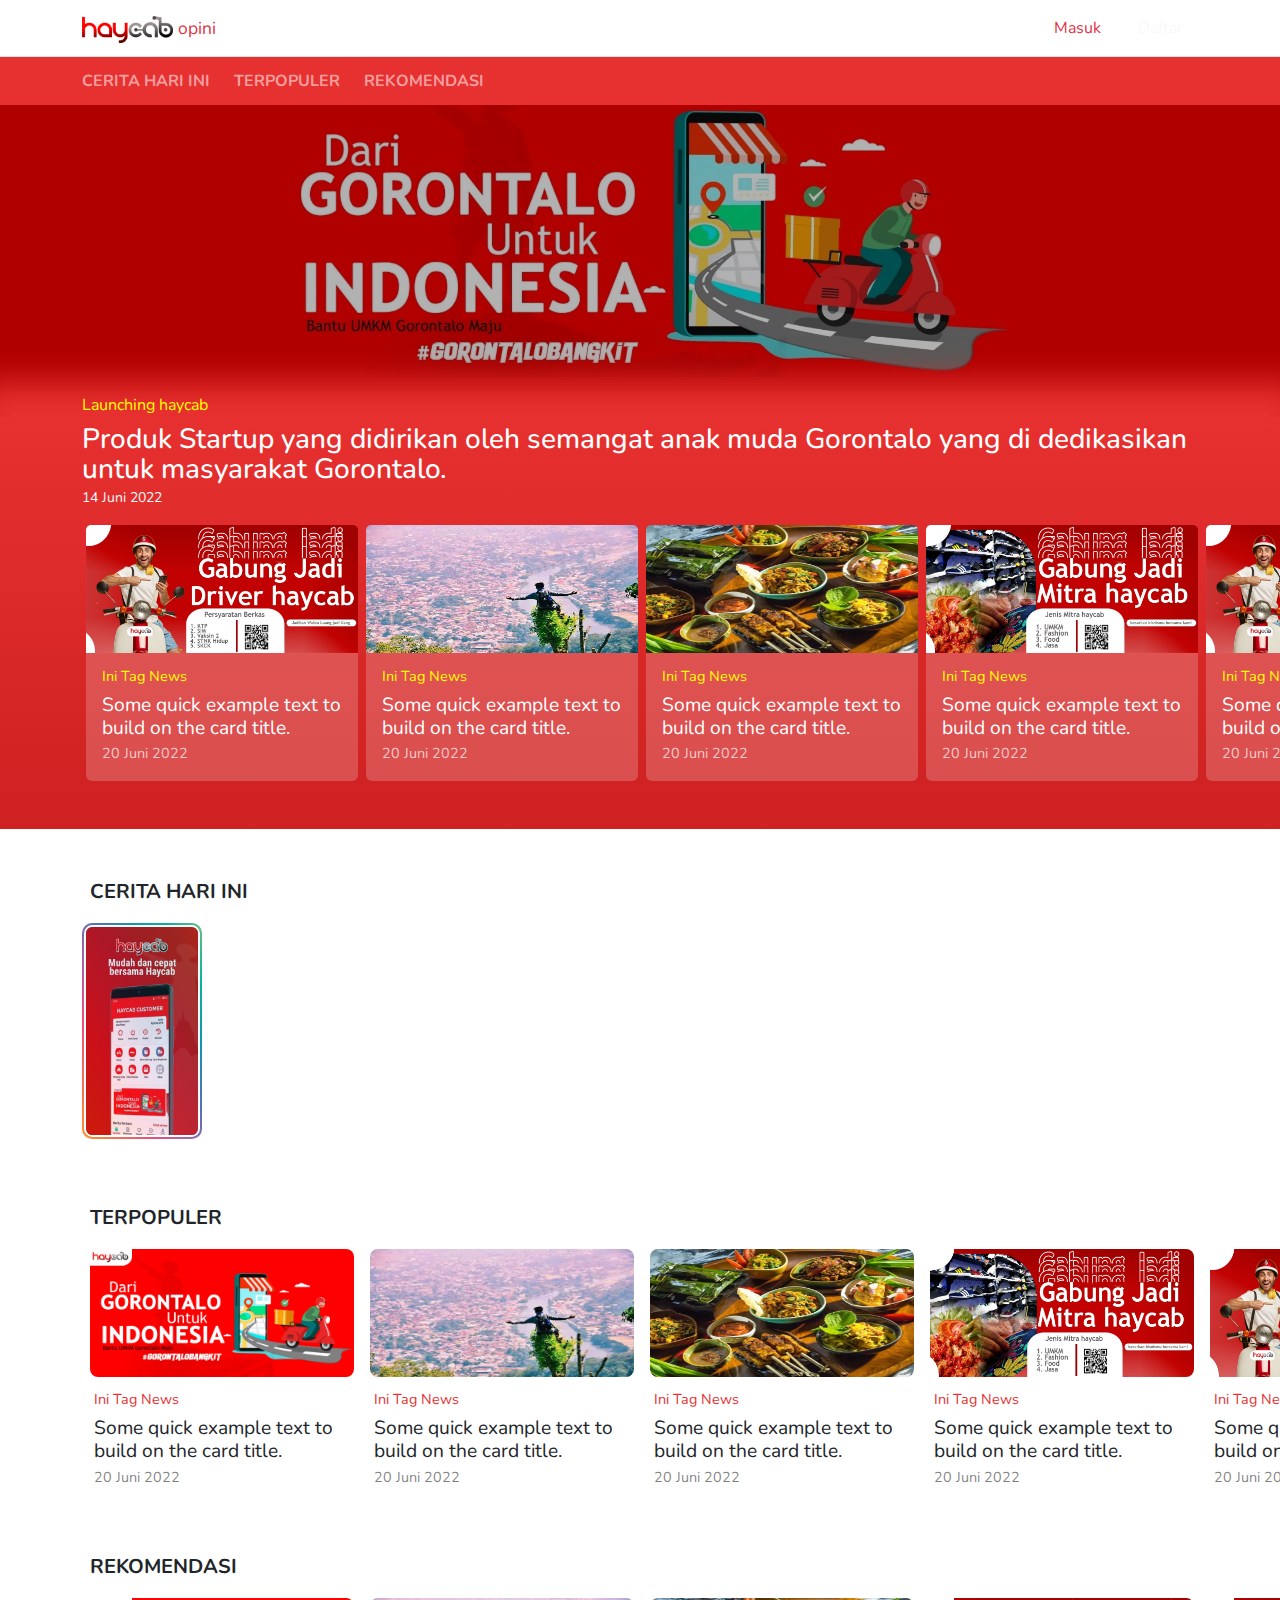
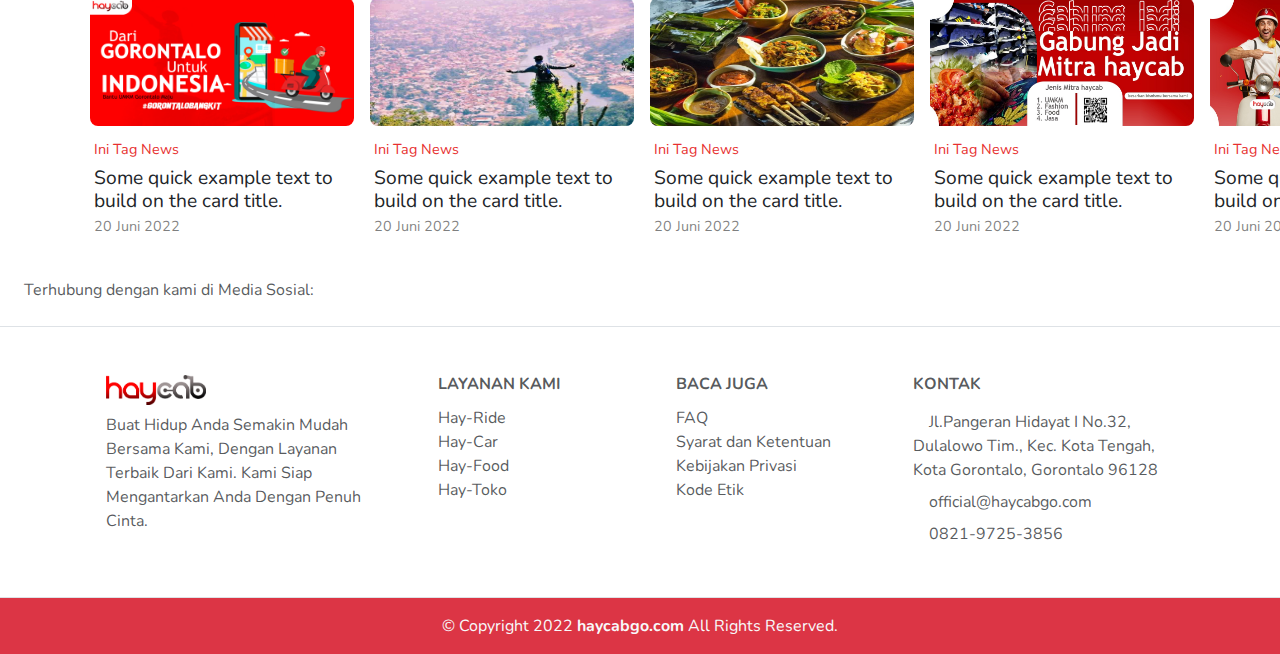
<file: index.html>
<!doctype html>
<html lang="en">
  <head>
    <meta charset="utf-8">
    <meta name="viewport" content="width=device-width, initial-scale=1">
    <!-- font -->
    <link rel="preconnect" href="https://fonts.googleapis.com">
    <link rel="preconnect" href="https://fonts.gstatic.com" crossorigin>
    <link href="https://fonts.googleapis.com/css2?family=Nunito:wght@300;400;500;600;700&display=swap" rel="stylesheet">
    <!-- bootstrap -->
    <link href="https://cdn.jsdelivr.net/npm/bootstrap@5.2.0-beta1/dist/css/bootstrap.min.css" rel="stylesheet">
    <!-- font awesome -->
    <link rel="stylesheet" href="https://cdnjs.cloudflare.com/ajax/libs/font-awesome/6.1.1/css/all.min.css" integrity="sha512-KfkfwYDsLkIlwQp6LFnl8zNdLGxu9YAA1QvwINks4PhcElQSvqcyVLLD9aMhXd13uQjoXtEKNosOWaZqXgel0g==" crossorigin="anonymous" referrerpolicy="no-referrer" />
    <!-- custom -->
    <link rel="stylesheet" href="css/style.css">
    <link rel="stylesheet" media="screen and (min-width: 576px)" href="css/widescreen.css">
    <link rel="stylesheet" media="screen and (max-width: 575px)" href="css/smallscreen.css">
    <!-- meta -->
    <title>haycab opini</title>
  </head>
  <body>
    <nav class="navbar navbar-expand-sm border-bottom bg-white">
      <div class="container">
        <a class="navbar-brand" href="/"><img src="assets/logo-haycab.webp" alt="logo haycab"> <small class="text-danger">opini</small></a>
        <button class="navbar-toggler" type="button" data-bs-toggle="offcanvas" data-bs-target="#offcanvasNavbar" aria-controls="offcanvasNavbar">
          <span><i class="fa-solid fa-bars"></i></span>
        </button>
        <div class="offcanvas offcanvas-end" tabindex="-1" id="offcanvasNavbar" aria-labelledby="offcanvasNavbarLabel">
          <div class="offcanvas-header">
            <h5 class="offcanvas-title fw-bold" id="offcanvasNavbarLabel">Menu</h5>
            <button type="button" class="btn-close" data-bs-dismiss="offcanvas" aria-label="Close"></button>
          </div>
          <div class="offcanvas-body">
            <form role="search" class="d-flex align-items-center">
                <input class="form-control navbarSearchInput" type="search" placeholder="Ketik kata kunci untuk mencari..." aria-label="Search">
                <span class="cursor-pointer navbarSearchBtn me-2"><i class="fa-solid fa-magnifying-glass"></i></span>
                <span class="navbarSearchBtnClose cursor-pointer d-none ms-3 me-2"><i class="fa-solid fa-close text-danger"></i></span>
            </form>
            <ul class="navbar-nav d-inline-flex flex-row">
              <li class="nav-item flex-fill me-2">
                <a class="nav-link btn text-danger py-1 navbarListBtn" href="#">Masuk</a>
              </li>
              <li class="nav-item flex-fill">
              <a class="nav-link btn btn-danger text-light py-1 navbarListBtn" href="#">Daftar</a>
            </li>
            </ul>
          </div>
        </div>
      </div>
    </nav>

    <div class="secondNavbar">
      <div class="container navbar-dark py-1">
        <ul class="navbar-nav d-flex flex-row">
          <li class="nav-item">
            <a href="#" class="nav-link me-2 fw-bold text-uppercase me-4">Cerita Hari Ini</a>
          </li>
          <li class="nav-item">
            <a href="kategori.html" class="nav-link me-2 fw-bold text-uppercase me-4">Terpopuler</a>
          </li>
          <li class="nav-item">
            <a href="#" class="nav-link me-2 fw-bold text-uppercase me-4">Rekomendasi</a>
          </li>
        </ul>
      </div>
    </div>

    <div class="mainBanner">
      <div class="mainBannerImg" style="background-image: url('assets/main-news.webp')">
        <div class="mainBannerOverlay">
          <div class="mainBannerContent">
            <div class="container mainTopTag">
              <a href="#" class="fs-6 tagNews">Launching haycab</a><br>
            </div>
            <div class="mainNews pt-2">
              <div class="container">
                <div class="mainHeadline">
                  <a href="#" class="text-white fs-3 lh-1">Produk Startup yang didirikan oleh semangat anak muda Gorontalo yang di dedikasikan untuk masyarakat Gorontalo.</a>
                  <p class="text-light"><small>14 Juni 2022</small></p>
                </div>
                <div class="newsList">
                    <div class="scrollingWrapper slider1">
                      <div class="card mx-1">
                        <img src="assets/news1.jpeg" class="card-img-top" alt="assets/news1.jpeg">
                        <div class="card-body">
                          <a href="#" class="tagNews">Ini Tag News</a>
                          <a href="post.html" class="card-text titleNews">Some quick example text to build on the card title.</a>
                          <p class="dateNews">20 Juni 2022</p>
                        </div>
                      </div>
                      <div class="card mx-1">
                        <img src="assets/news2.jpeg" class="card-img-top" alt="assets/news2.jpeg">
                        <div class="card-body">
                          <a href="#" class="tagNews">Ini Tag News</a>
                          <a href="#" class="card-text titleNews">Some quick example text to build on the card title.</a>
                          <p class="dateNews">20 Juni 2022</p>
                        </div>
                      </div>
                      <div class="card mx-1">
                        <img src="assets/news3.jpeg" class="card-img-top" alt="assets/news1.jpeg">
                        <div class="card-body">
                          <a href="#" class="tagNews">Ini Tag News</a>
                          <a href="#" class="card-text titleNews">Some quick example text to build on the card title.</a>
                          <p class="dateNews">20 Juni 2022</p>
                        </div>
                      </div>
                      <div class="card mx-1">
                        <img src="assets/news4.jpeg" class="card-img-top" alt="assets/news2.jpeg">
                        <div class="card-body">
                          <a href="#" class="tagNews">Ini Tag News</a>
                          <a href="#" class="card-text titleNews">Some quick example text to build on the card title.</a>
                          <p class="dateNews">20 Juni 2022</p>
                        </div>
                      </div>
                      <div class="card mx-1">
                        <img src="assets/news1.jpeg" class="card-img-top" alt="assets/news1.jpeg">
                        <div class="card-body">
                          <a href="#" class="tagNews">Ini Tag News</a>
                          <a href="#" class="card-text titleNews">Some quick example text to build on the card title.</a>
                          <p class="dateNews">20 Juni 2022</p>
                        </div>
                      </div>
                      <div class="card mx-1">
                        <img src="assets/news2.jpeg" class="card-img-top" alt="assets/news2.jpeg">
                        <div class="card-body">
                          <a href="#" class="tagNews">Ini Tag News</a>
                          <a href="#" class="card-text titleNews">Some quick example text to build on the card title.</a>
                          <p class="dateNews">20 Juni 2022</p>
                        </div>
                      </div>
                      <div class="card mx-1">
                        <img src="assets/news3.jpeg" class="card-img-top" alt="assets/news1.jpeg">
                        <div class="card-body">
                          <a href="#" class="tagNews">Ini Tag News</a>
                          <a href="#" class="card-text titleNews">Some quick example text to build on the card title.</a>
                          <p class="dateNews">20 Juni 2022</p>
                        </div>
                      </div>
                      <div class="card mx-1">
                        <img src="assets/news4.jpeg" class="card-img-top" alt="assets/news2.jpeg">
                        <div class="card-body">
                          <a href="#" class="tagNews">Ini Tag News</a>
                          <a href="#" class="card-text titleNews">Some quick example text to build on the card title.</a>
                          <p class="dateNews">20 Juni 2022</p>
                        </div>
                      </div>
                    </div>
                </div>
              </div>
            </div>
          </div>
        </div>
      </div>
    </div>

    <div>
      <div class="container mt-5">
        <div class="categoryName">
          <p class="fs-5 text-uppercase fw-bold"><i class="fa-solid fa-bookmark me-2 text-danger"></i>Cerita hari ini</p>
        </div>
        <div class="categoryContent">
          <div class="scrollingWrapper slider2 pb-3" id="story">
            <a href="#" class="cardStory rainbow-box">
              <div class="cardStoryBg">
                <img src="assets/default-story.jpeg" alt="cardStoryImg">
              </div>
            </a>
            <div id="lastStory"></div>
          </div>
        </div>
      </div>
    </div>

    <div>
      <div class="container mt-5">
        <div class="categoryName">
          <p class="fs-5 text-uppercase fw-bold"><i class="fa-solid fa-bookmark me-2 text-danger"></i>Terpopuler</p>
        </div>
        <div class="categoryContent">
          <div class="scrollingWrapper slider3">
            <div class="card mx-2">
              <img src="assets/news5.jpeg" class="card-img-top" alt="assets/news1.jpeg">
              <div class="card-body px-1">
                <a href="#" class="tagNews">Ini Tag News</a>
                <a href="#" class="card-text titleNews text-dark">Some quick example text to build on the card title.</a>
                <p class="dateNews">20 Juni 2022</p>
              </div>
            </div>
            <div class="card mx-2">
              <img src="assets/news2.jpeg" class="card-img-top" alt="assets/news2.jpeg">
              <div class="card-body px-1">
                <a href="#" class="tagNews">Ini Tag News</a>
                <a href="#" class="card-text titleNews text-dark">Some quick example text to build on the card title.</a>
                <p class="dateNews">20 Juni 2022</p>
              </div>
            </div>
            <div class="card mx-2">
              <img src="assets/news3.jpeg" class="card-img-top" alt="assets/news1.jpeg">
              <div class="card-body px-1">
                <a href="#" class="tagNews">Ini Tag News</a>
                <a href="#" class="card-text titleNews text-dark">Some quick example text to build on the card title.</a>
                <p class="dateNews">20 Juni 2022</p>
              </div>
            </div>
            <div class="card mx-2">
              <img src="assets/news4.jpeg" class="card-img-top" alt="assets/news2.jpeg">
              <div class="card-body px-1">
                <a href="#" class="tagNews">Ini Tag News</a>
                <a href="#" class="card-text titleNews text-dark">Some quick example text to build on the card title.</a>
                <p class="dateNews">20 Juni 2022</p>
              </div>
            </div>
            <div class="card mx-2">
              <img src="assets/news1.jpeg" class="card-img-top" alt="assets/news1.jpeg">
              <div class="card-body px-1">
                <a href="#" class="tagNews">Ini Tag News</a>
                <a href="#" class="card-text titleNews text-dark">Some quick example text to build on the card title.</a>
                <p class="dateNews">20 Juni 2022</p>
              </div>
            </div>
            <div class="card mx-2">
              <img src="assets/news2.jpeg" class="card-img-top" alt="assets/news2.jpeg">
              <div class="card-body px-1">
                <a href="#" class="tagNews">Ini Tag News</a>
                <a href="#" class="card-text titleNews text-dark">Some quick example text to build on the card title.</a>
                <p class="dateNews">20 Juni 2022</p>
              </div>
            </div>
            <div class="card mx-2">
              <img src="assets/news3.jpeg" class="card-img-top" alt="assets/news1.jpeg">
              <div class="card-body px-1">
                <a href="#" class="tagNews">Ini Tag News</a>
                <a href="#" class="card-text titleNews text-dark">Some quick example text to build on the card title.</a>
                <p class="dateNews">20 Juni 2022</p>
              </div>
            </div>
            <div class="card mx-2">
              <img src="assets/news4.jpeg" class="card-img-top" alt="assets/news2.jpeg">
              <div class="card-body px-1">
                <a href="#" class="tagNews">Ini Tag News</a>
                <a href="#" class="card-text titleNews text-dark">Some quick example text to build on the card title.</a>
                <p class="dateNews">20 Juni 2022</p>
              </div>
            </div>
          </div>
        </div>
      </div>
    </div>

    <div>
      <div class="container mt-5">
        <div class="categoryName">
          <p class="fs-5 text-uppercase fw-bold"><i class="fa-solid fa-bookmark me-2 text-danger"></i>Rekomendasi</p>
        </div>
        <div class="categoryContent">
          <div class="scrollingWrapper slider4">
            <div class="card mx-2">
              <img src="assets/news5.jpeg" class="card-img-top" alt="assets/news1.jpeg">
              <div class="card-body px-1">
                <a href="#" class="tagNews">Ini Tag News</a>
                <a href="#" class="card-text titleNews text-dark">Some quick example text to build on the card title.</a>
                <p class="dateNews">20 Juni 2022</p>
              </div>
            </div>
            <div class="card mx-2">
              <img src="assets/news2.jpeg" class="card-img-top" alt="assets/news2.jpeg">
              <div class="card-body px-1">
                <a href="#" class="tagNews">Ini Tag News</a>
                <a href="#" class="card-text titleNews text-dark">Some quick example text to build on the card title.</a>
                <p class="dateNews">20 Juni 2022</p>
              </div>
            </div>
            <div class="card mx-2">
              <img src="assets/news3.jpeg" class="card-img-top" alt="assets/news1.jpeg">
              <div class="card-body px-1">
                <a href="#" class="tagNews">Ini Tag News</a>
                <a href="#" class="card-text titleNews text-dark">Some quick example text to build on the card title.</a>
                <p class="dateNews">20 Juni 2022</p>
              </div>
            </div>
            <div class="card mx-2">
              <img src="assets/news4.jpeg" class="card-img-top" alt="assets/news2.jpeg">
              <div class="card-body px-1">
                <a href="#" class="tagNews">Ini Tag News</a>
                <a href="#" class="card-text titleNews text-dark">Some quick example text to build on the card title.</a>
                <p class="dateNews">20 Juni 2022</p>
              </div>
            </div>
            <div class="card mx-2">
              <img src="assets/news1.jpeg" class="card-img-top" alt="assets/news1.jpeg">
              <div class="card-body px-1">
                <a href="#" class="tagNews">Ini Tag News</a>
                <a href="#" class="card-text titleNews text-dark">Some quick example text to build on the card title.</a>
                <p class="dateNews">20 Juni 2022</p>
              </div>
            </div>
            <div class="card mx-2">
              <img src="assets/news2.jpeg" class="card-img-top" alt="assets/news2.jpeg">
              <div class="card-body px-1">
                <a href="#" class="tagNews">Ini Tag News</a>
                <a href="#" class="card-text titleNews text-dark">Some quick example text to build on the card title.</a>
                <p class="dateNews">20 Juni 2022</p>
              </div>
            </div>
            <div class="card mx-2">
              <img src="assets/news3.jpeg" class="card-img-top" alt="assets/news1.jpeg">
              <div class="card-body px-1">
                <a href="#" class="tagNews">Ini Tag News</a>
                <a href="#" class="card-text titleNews text-dark">Some quick example text to build on the card title.</a>
                <p class="dateNews">20 Juni 2022</p>
              </div>
            </div>
            <div class="card mx-2">
              <img src="assets/news4.jpeg" class="card-img-top" alt="assets/news2.jpeg">
              <div class="card-body px-1">
                <a href="#" class="tagNews">Ini Tag News</a>
                <a href="#" class="card-text titleNews text-dark">Some quick example text to build on the card title.</a>
                <p class="dateNews">20 Juni 2022</p>
              </div>
            </div>
          </div>
        </div>
      </div>
    </div>

    <footer class="text-center text-center text-lg-start text-muted pb-0 bg-white">
      <section class="d-flex justify-content-center justify-content-lg-between p-4 border-bottom">
          <div class="me-5 d-none d-lg-block">
              <span>Terhubung dengan kami di Media Sosial:</span>
          </div>
          <div>
              <a href="https://www.facebook.com/profile.php?id=100081497978300" target="_blank" rel="noopener noreferrer" class="me-4 text-reset">
                  <i class="fab fa-facebook-f text-danger"></i>
              </a>
              <a href="https://instagram.com/haycabgo?igshid=YmMyMTA2M2Y=" target="_blank" rel="noopener noreferrer" class="me-4 text-reset">
                  <i class="fab fa-instagram text-danger"></i>
              </a>
              <a href="https://youtube.com/channel/UCd2-ACsmlncOO_7mp1fFziQ" target="_blank" rel="noopener noreferrer" class="text-reset">
                  <i class="fab fa-youtube text-danger"></i>
              </a>
          </div>
      </section>
      <section class="section-links pb-4 border-bottom">
          <div class="container text-md-start mt-5">
          <div class="row mt-3">
              <div class="col-md-3 col-lg-4 col-xl-3 mx-auto mb-4">
              <img src="assets/logo-haycab.webp" style="height: 30px; width: auto;" class="mb-2" alt="logo">
              <p>
                  Buat Hidup Anda Semakin Mudah Bersama Kami, Dengan Layanan Terbaik Dari Kami. Kami Siap Mengantarkan Anda Dengan Penuh Cinta.
              </p>
              </div>
              <div class="col-md-2 col-lg-2 col-xl-2 mx-auto mb-4 lh-1">
                  <h6 class="text-uppercase fw-bold mb-3">Layanan Kami</h6>
                  <p class="mb-2"><a href="#!" class="text-reset">Hay-Ride</a></p>
                  <p class="mb-2"><a href="#!" class="text-reset">Hay-Car</a></p>
                  <p class="mb-2"><a href="#!" class="text-reset">Hay-Food</a></p>
                  <p class="mb-2"><a href="#!" class="text-reset">Hay-Toko</a></p>
              </div>
              <div class="col-md-3 col-lg-2 col-xl-2 mx-auto mb-4 lh-1">
              <h6 class="text-uppercase fw-bold mb-3">Baca Juga</h6>
                  <p class="mb-2"><a href="#!" class="text-reset">FAQ</a></p>
                  <p class="mb-2"><a href="#!" class="text-reset">Syarat dan Ketentuan</a></p>
                  <p class="mb-2"><a href="privacypolicies" class="text-reset">Kebijakan Privasi</a></p>
                  <p class="mb-2"><a href="codeofethics" class="text-reset">Kode Etik</a></p>
              </div>
              <div class="col-md-4 col-lg-3 col-xl-3 mx-auto mb-md-0 mb-4">
              <h6 class="text-uppercase fw-bold mb-3">Kontak</h6>
              <p class="mb-2"><i class="fas fa-home me-3"></i>Jl.Pangeran Hidayat I No.32, Dulalowo Tim., Kec. Kota Tengah, Kota Gorontalo, Gorontalo 96128</p>
              <p class="mb-2"><i class="fas fa-envelope me-3"></i>official@haycabgo.com</p>
              <p class="mb-2"><i class="fas fa-phone me-3"></i> 0821-9725-3856</p>
              </div>
          </div>
          </div>
      </section>
      <div class="text-center p-3 bg-danger text-light m-0 copyright">
          © Copyright 2022
          <a class="text-reset fw-bold" href="https://haycabgo.com/">haycabgo.com</a>
          All Rights Reserved.
      </div>
      </footer>

    <script src="https://cdnjs.cloudflare.com/ajax/libs/jquery/3.6.0/jquery.min.js" integrity="sha512-894YE6QWD5I59HgZOGReFYm4dnWc1Qt5NtvYSaNcOP+u1T9qYdvdihz0PPSiiqn/+/3e7Jo4EaG7TubfWGUrMQ==" crossorigin="anonymous" referrerpolicy="no-referrer"></script>
    <script src="https://cdn.jsdelivr.net/npm/bootstrap@5.2.0-beta1/dist/js/bootstrap.bundle.min.js"></script>
    <script src="js/script.js"></script>
    <script src="js/slider.js"></script>
    <script src="js/handler-graph-ig.js"></script>
  </body>
</html>
</file>
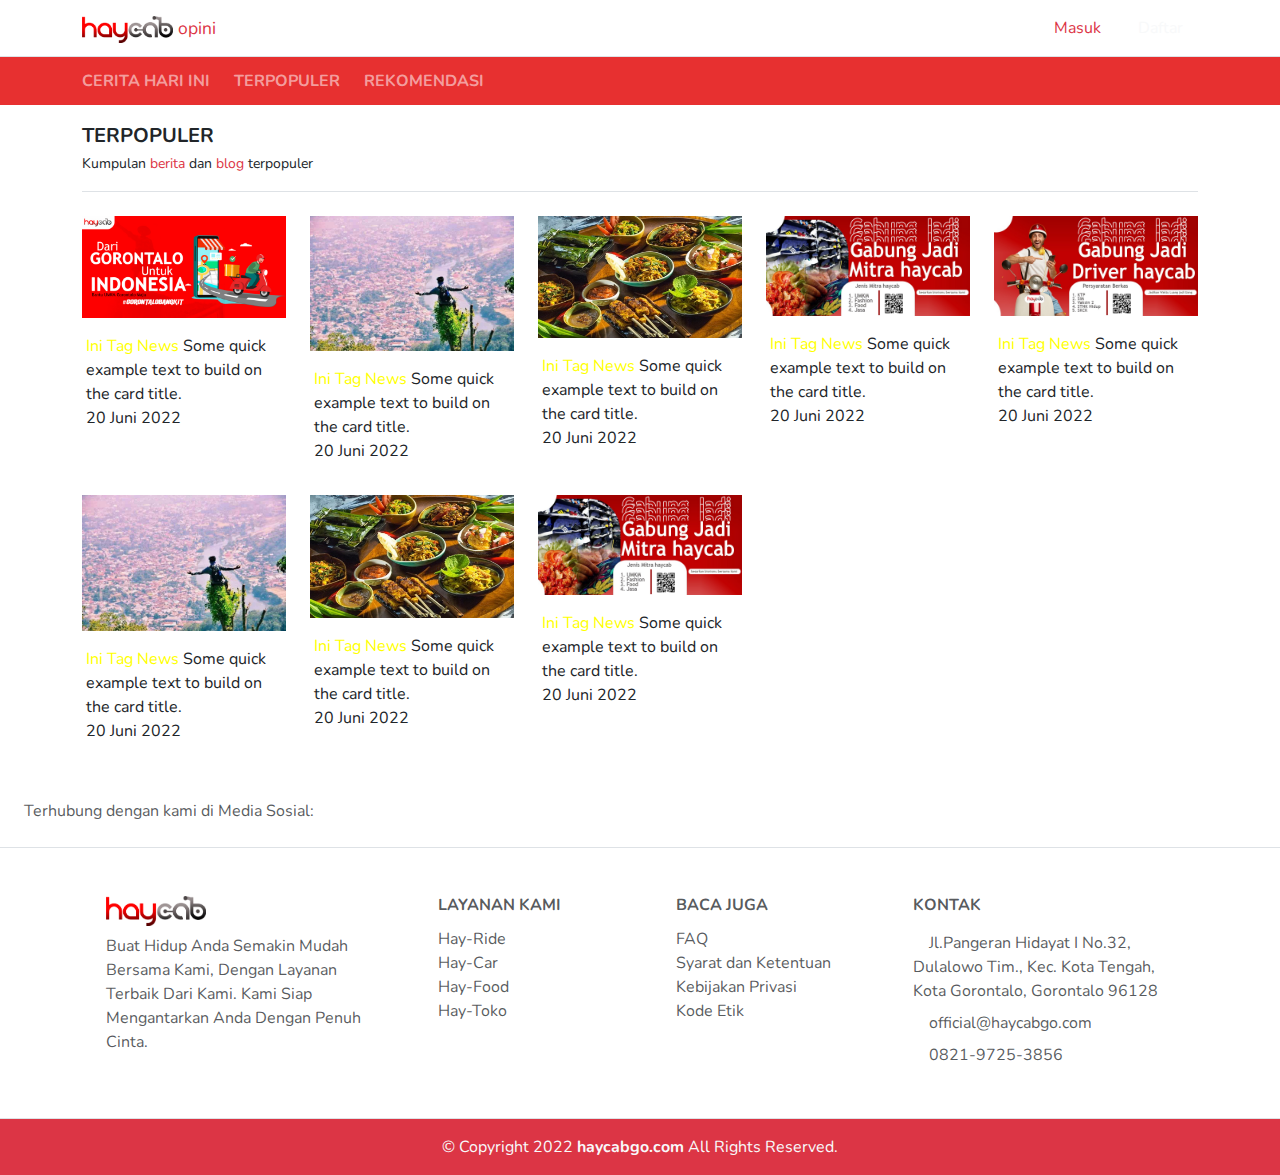
<file: kategori.html>
<!doctype html>
<html lang="en">
  <head>
    <meta charset="utf-8">
    <meta name="viewport" content="width=device-width, initial-scale=1">
    <!-- font -->
    <link rel="preconnect" href="https://fonts.googleapis.com">
    <link rel="preconnect" href="https://fonts.gstatic.com" crossorigin>
    <link href="https://fonts.googleapis.com/css2?family=Nunito:wght@300;400;500;600;700&display=swap" rel="stylesheet">
    <!-- bootstrap -->
    <link href="https://cdn.jsdelivr.net/npm/bootstrap@5.2.0-beta1/dist/css/bootstrap.min.css" rel="stylesheet">
    <!-- font awesome -->
    <link rel="stylesheet" href="https://cdnjs.cloudflare.com/ajax/libs/font-awesome/6.1.1/css/all.min.css" integrity="sha512-KfkfwYDsLkIlwQp6LFnl8zNdLGxu9YAA1QvwINks4PhcElQSvqcyVLLD9aMhXd13uQjoXtEKNosOWaZqXgel0g==" crossorigin="anonymous" referrerpolicy="no-referrer" />
    <!-- custom -->
    <link rel="stylesheet" href="css/style.css">
    <link rel="stylesheet" media="screen and (min-width: 576px)" href="css/widescreen.css">
    <link rel="stylesheet" media="screen and (max-width: 575px)" href="css/smallscreen.css">
    <!-- meta -->
    <title>haycab opini</title>
  </head>
  <body>
    <nav class="navbar navbar-expand-sm border-bottom bg-white">
      <div class="container">
        <a class="navbar-brand" href="/"><img src="assets/logo-haycab.webp" alt="logo haycab"> <small class="text-danger">opini</small></a>
        <button class="navbar-toggler" type="button" data-bs-toggle="offcanvas" data-bs-target="#offcanvasNavbar" aria-controls="offcanvasNavbar">
          <span><i class="fa-solid fa-bars"></i></span>
        </button>
        <div class="offcanvas offcanvas-end" tabindex="-1" id="offcanvasNavbar" aria-labelledby="offcanvasNavbarLabel">
          <div class="offcanvas-header">
            <h5 class="offcanvas-title fw-bold" id="offcanvasNavbarLabel">Menu</h5>
            <button type="button" class="btn-close" data-bs-dismiss="offcanvas" aria-label="Close"></button>
          </div>
          <div class="offcanvas-body">
            <form role="search">
                <a href="#"><i class="fa-solid fa-magnifying-glass navbarSearchBtn me-2"></i></a>
                <input class="form-control navbarSearchInput mb-3" type="search" placeholder="Ketik kata kunci untuk mencari..." aria-label="Search">
            </form>
            <ul class="navbar-nav d-inline-flex flex-row">
              <li class="nav-item flex-fill me-2">
                <a class="nav-link btn text-danger py-1 navbarListBtn" href="#">Masuk</a>
              </li>
              <li class="nav-item flex-fill">
              <a class="nav-link btn btn-danger text-light py-1 navbarListBtn" href="#">Daftar</a>
            </li>
            </ul>
          </div>
        </div>
      </div>
    </nav>

    <div class="secondNavbar">
      <div class="container navbar-dark py-1">
        <ul class="navbar-nav d-flex flex-row">
          <li class="nav-item">
            <a href="#" class="nav-link me-2 fw-bold text-uppercase me-4">Cerita Hari Ini</a>
          </li>
          <li class="nav-item">
            <a href="kategori.html" class="nav-link me-2 fw-bold text-uppercase me-4">Terpopuler</a>
          </li>
          <li class="nav-item">
            <a href="#" class="nav-link me-2 fw-bold text-uppercase me-4">Rekomendasi</a>
          </li>
        </ul>
      </div>
    </div>

    <div>
      <div class="container mt-3">
        <div class="listCategoryName mb-4 pb-3 border-bottom">
          <p class="fs-5 text-uppercase fw-bold mb-0">Terpopuler</p>
          <small>Kumpulan <span class="text-danger">berita</span> dan <span class="text-danger">blog</span> terpopuler</small>
        </div>
        <div class="listCategory">
          <div class="row row-cols-1 row-cols-sm-2 row-cols-md-3 row-cols-lg-4 row-cols-xl-5">
            <div class="col">
              <div class="card border-0 ">
                <img src="assets/news5.jpeg" alt="assets/news1.jpeg">
                <div class="card-body px-1">
                  <a href="#" class="tagNews">Ini Tag News</a>
                  <a href="#" class="card-text titleNews text-dark">Some quick example text to build on the card title.</a>
                  <p class="dateNews">20 Juni 2022</p>
                </div>
              </div>
            </div>
            <div class="col">
              <div class="card border-0 ">
                <img src="assets/news2.jpeg" alt="assets/news2.jpeg">
                <div class="card-body px-1">
                  <a href="#" class="tagNews">Ini Tag News</a>
                  <a href="#" class="card-text titleNews text-dark">Some quick example text to build on the card title.</a>
                  <p class="dateNews">20 Juni 2022</p>
                </div>
              </div>
            </div>
            <div class="col">
              <div class="card border-0 ">
                <img src="assets/news3.jpeg" alt="assets/news1.jpeg">
                <div class="card-body px-1">
                  <a href="#" class="tagNews">Ini Tag News</a>
                  <a href="#" class="card-text titleNews text-dark">Some quick example text to build on the card title.</a>
                  <p class="dateNews">20 Juni 2022</p>
                </div>
              </div>
            </div>
            <div class="col">
              <div class="card border-0 ">
                <img src="assets/news4.jpeg" alt="assets/news2.jpeg">
                <div class="card-body px-1">
                  <a href="#" class="tagNews">Ini Tag News</a>
                  <a href="#" class="card-text titleNews text-dark">Some quick example text to build on the card title.</a>
                  <p class="dateNews">20 Juni 2022</p>
                </div>
              </div>
            </div>
            <div class="col">
              <div class="card border-0 ">
                <img src="assets/news1.jpeg" alt="assets/news1.jpeg">
                <div class="card-body px-1">
                  <a href="#" class="tagNews">Ini Tag News</a>
                  <a href="#" class="card-text titleNews text-dark">Some quick example text to build on the card title.</a>
                  <p class="dateNews">20 Juni 2022</p>
                </div>
              </div>
            </div>
            <div class="col">
              <div class="card border-0 ">
                <img src="assets/news2.jpeg" alt="assets/news2.jpeg">
                <div class="card-body px-1">
                  <a href="#" class="tagNews">Ini Tag News</a>
                  <a href="#" class="card-text titleNews text-dark">Some quick example text to build on the card title.</a>
                  <p class="dateNews">20 Juni 2022</p>
                </div>
              </div>
            </div>
            <div class="col">
              <div class="card border-0 ">
                <img src="assets/news3.jpeg" alt="assets/news1.jpeg">
                <div class="card-body px-1">
                  <a href="#" class="tagNews">Ini Tag News</a>
                  <a href="#" class="card-text titleNews text-dark">Some quick example text to build on the card title.</a>
                  <p class="dateNews">20 Juni 2022</p>
                </div>
              </div>
            </div>
            <div class="col">
              <div class="card border-0 ">
                <img src="assets/news4.jpeg" alt="assets/news2.jpeg">
                <div class="card-body px-1">
                  <a href="#" class="tagNews">Ini Tag News</a>
                  <a href="#" class="card-text titleNews text-dark">Some quick example text to build on the card title.</a>
                  <p class="dateNews">20 Juni 2022</p>
                </div>
              </div>
            </div>
          </div>
        </div>
      </div>
    </div>

    <footer class="text-center text-center text-lg-start text-muted pb-0 bg-white">
      <section class="d-flex justify-content-center justify-content-lg-between p-4 border-bottom">
          <div class="me-5 d-none d-lg-block">
              <span>Terhubung dengan kami di Media Sosial:</span>
          </div>
          <div>
              <a href="https://www.facebook.com/profile.php?id=100081497978300" target="_blank" rel="noopener noreferrer" class="me-4 text-reset">
                  <i class="fab fa-facebook-f text-danger"></i>
              </a>
              <a href="https://instagram.com/haycabgo?igshid=YmMyMTA2M2Y=" target="_blank" rel="noopener noreferrer" class="me-4 text-reset">
                  <i class="fab fa-instagram text-danger"></i>
              </a>
              <a href="https://youtube.com/channel/UCd2-ACsmlncOO_7mp1fFziQ" target="_blank" rel="noopener noreferrer" class="text-reset">
                  <i class="fab fa-youtube text-danger"></i>
              </a>
          </div>
      </section>
      <section class="section-links pb-4 border-bottom">
          <div class="container text-md-start mt-5">
          <div class="row mt-3">
              <div class="col-md-3 col-lg-4 col-xl-3 mx-auto mb-4">
              <img src="assets/logo-haycab.webp" style="height: 30px; width: auto;" class="mb-2" alt="logo">
              <p>
                  Buat Hidup Anda Semakin Mudah Bersama Kami, Dengan Layanan Terbaik Dari Kami. Kami Siap Mengantarkan Anda Dengan Penuh Cinta.
              </p>
              </div>
              <div class="col-md-2 col-lg-2 col-xl-2 mx-auto mb-4 lh-1">
                  <h6 class="text-uppercase fw-bold mb-3">Layanan Kami</h6>
                  <p class="mb-2"><a href="#!" class="text-reset">Hay-Ride</a></p>
                  <p class="mb-2"><a href="#!" class="text-reset">Hay-Car</a></p>
                  <p class="mb-2"><a href="#!" class="text-reset">Hay-Food</a></p>
                  <p class="mb-2"><a href="#!" class="text-reset">Hay-Toko</a></p>
              </div>
              <div class="col-md-3 col-lg-2 col-xl-2 mx-auto mb-4 lh-1">
              <h6 class="text-uppercase fw-bold mb-3">Baca Juga</h6>
                  <p class="mb-2"><a href="#!" class="text-reset">FAQ</a></p>
                  <p class="mb-2"><a href="#!" class="text-reset">Syarat dan Ketentuan</a></p>
                  <p class="mb-2"><a href="privacypolicies" class="text-reset">Kebijakan Privasi</a></p>
                  <p class="mb-2"><a href="codeofethics" class="text-reset">Kode Etik</a></p>
              </div>
              <div class="col-md-4 col-lg-3 col-xl-3 mx-auto mb-md-0 mb-4">
              <h6 class="text-uppercase fw-bold mb-3">Kontak</h6>
              <p class="mb-2"><i class="fas fa-home me-3"></i>Jl.Pangeran Hidayat I No.32, Dulalowo Tim., Kec. Kota Tengah, Kota Gorontalo, Gorontalo 96128</p>
              <p class="mb-2"><i class="fas fa-envelope me-3"></i>official@haycabgo.com</p>
              <p class="mb-2"><i class="fas fa-phone me-3"></i> 0821-9725-3856</p>
              </div>
          </div>
          </div>
      </section>
      <div class="text-center p-3 bg-danger text-light m-0 copyright">
          © Copyright 2022
          <a class="text-reset fw-bold" href="https://haycabgo.com/">haycabgo.com</a>
          All Rights Reserved.
      </div>
      </footer>

    <script src="https://cdnjs.cloudflare.com/ajax/libs/jquery/3.6.0/jquery.min.js" integrity="sha512-894YE6QWD5I59HgZOGReFYm4dnWc1Qt5NtvYSaNcOP+u1T9qYdvdihz0PPSiiqn/+/3e7Jo4EaG7TubfWGUrMQ==" crossorigin="anonymous" referrerpolicy="no-referrer"></script>
    <script src="https://cdn.jsdelivr.net/npm/bootstrap@5.2.0-beta1/dist/js/bootstrap.bundle.min.js"></script>
    <script src="js/slider.js"></script>
    <script src="js/handler-graph-ig.js"></script>
  </body>
</html>
</file>
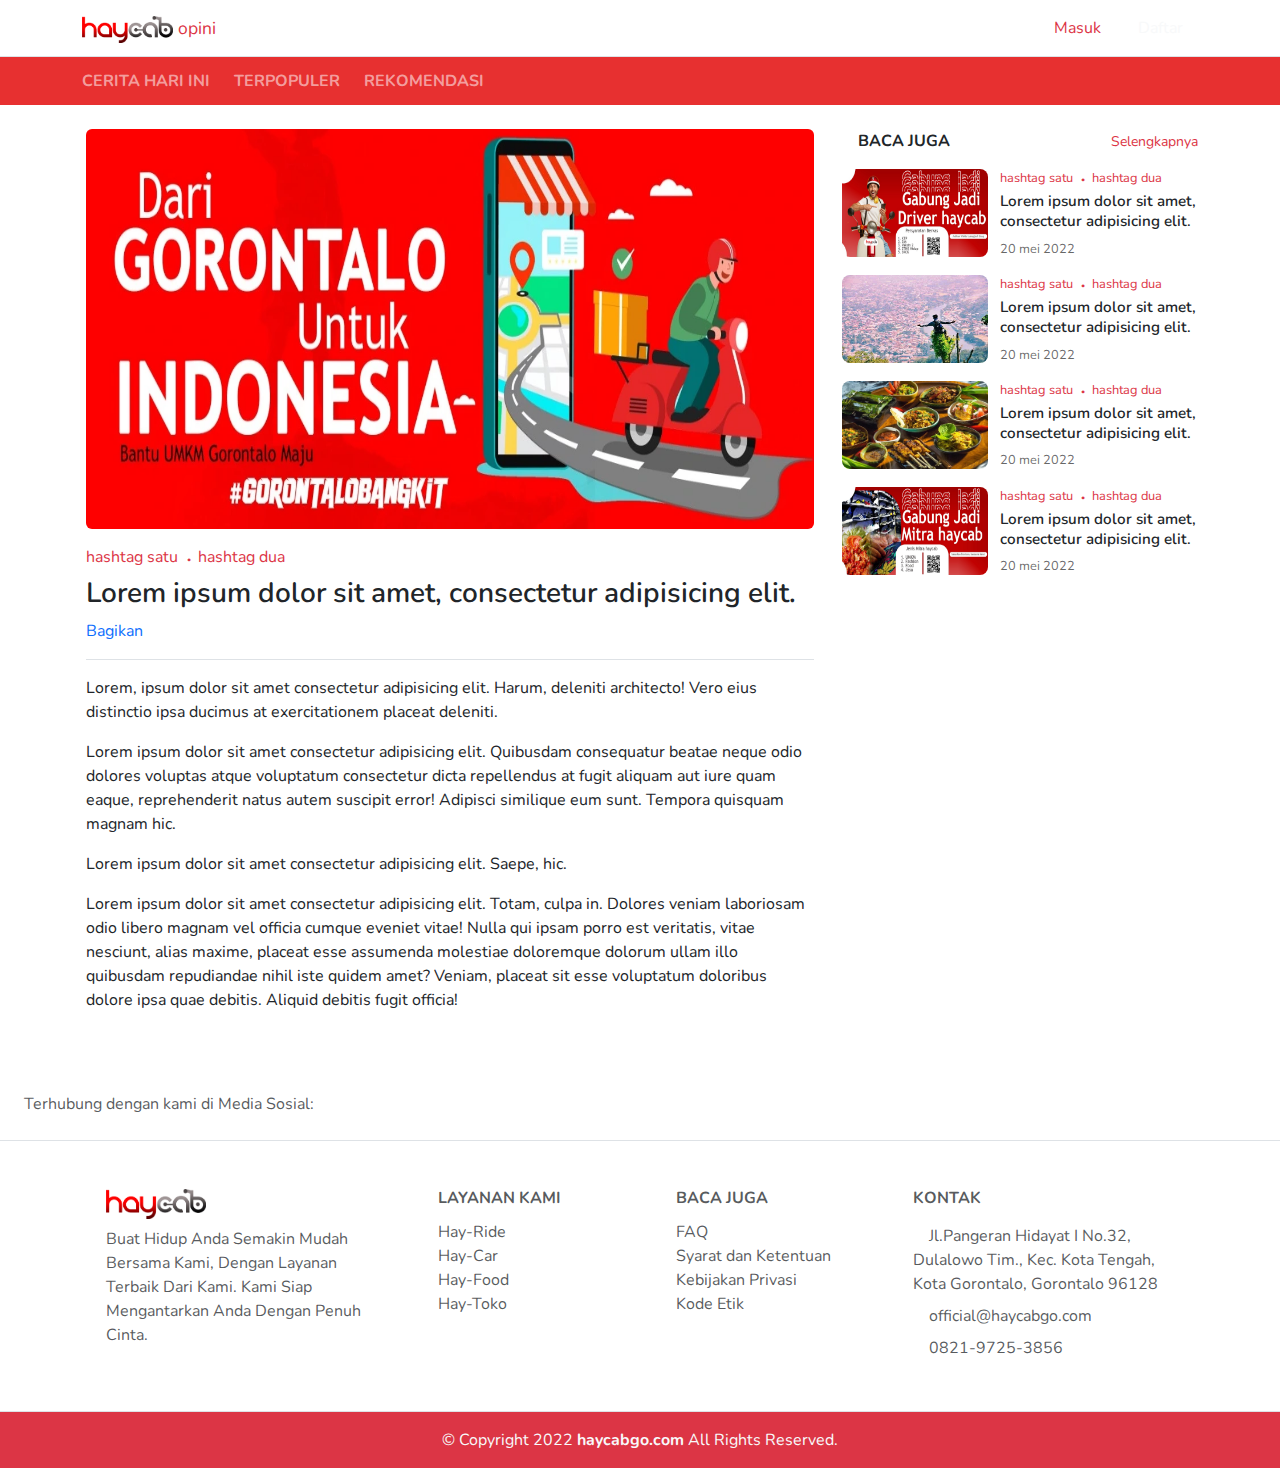
<file: post.html>
<!doctype html>
<html lang="en">
  <head>
    <meta charset="utf-8">
    <meta name="viewport" content="width=device-width, initial-scale=1">
    <!-- font -->
    <link rel="preconnect" href="https://fonts.googleapis.com">
    <link rel="preconnect" href="https://fonts.gstatic.com" crossorigin>
    <link href="https://fonts.googleapis.com/css2?family=Nunito:wght@300;400;500;600;700&display=swap" rel="stylesheet">
    <!-- bootstrap -->
    <link href="https://cdn.jsdelivr.net/npm/bootstrap@5.2.0-beta1/dist/css/bootstrap.min.css" rel="stylesheet">
    <!-- font awesome -->
    <link rel="stylesheet" href="https://cdnjs.cloudflare.com/ajax/libs/font-awesome/6.1.1/css/all.min.css" integrity="sha512-KfkfwYDsLkIlwQp6LFnl8zNdLGxu9YAA1QvwINks4PhcElQSvqcyVLLD9aMhXd13uQjoXtEKNosOWaZqXgel0g==" crossorigin="anonymous" referrerpolicy="no-referrer" />
    <!-- custom -->
    <link rel="stylesheet" href="css/style.css">
    <link rel="stylesheet" media="screen and (min-width: 576px)" href="css/widescreen.css">
    <link rel="stylesheet" media="screen and (max-width: 575px)" href="css/smallscreen.css">
    <!-- meta -->
    <title>haycab opini</title>
  </head>
  <body>
    <nav class="navbar navbar-expand-sm border-bottom bg-white">
      <div class="container">
        <a class="navbar-brand" href="/"><img src="assets/logo-haycab.webp" alt="logo haycab"> <small class="text-danger">opini</small></a>
        <button class="navbar-toggler" type="button" data-bs-toggle="offcanvas" data-bs-target="#offcanvasNavbar" aria-controls="offcanvasNavbar">
          <span><i class="fa-solid fa-bars"></i></span>
        </button>
        <div class="offcanvas offcanvas-end" tabindex="-1" id="offcanvasNavbar" aria-labelledby="offcanvasNavbarLabel">
          <div class="offcanvas-header">
            <h5 class="offcanvas-title fw-bold" id="offcanvasNavbarLabel">Menu</h5>
            <button type="button" class="btn-close" data-bs-dismiss="offcanvas" aria-label="Close"></button>
          </div>
          <div class="offcanvas-body">
            <form role="search">
                <a href="#"><i class="fa-solid fa-magnifying-glass navbarSearchBtn me-2"></i></a>
                <input class="form-control navbarSearchInput mb-3" type="search" placeholder="Ketik kata kunci untuk mencari..." aria-label="Search">
            </form>
            <ul class="navbar-nav d-inline-flex flex-row">
              <li class="nav-item flex-fill me-2">
                <a class="nav-link btn text-danger py-1 navbarListBtn" href="#">Masuk</a>
              </li>
              <li class="nav-item flex-fill">
              <a class="nav-link btn btn-danger text-light py-1 navbarListBtn" href="#">Daftar</a>
            </li>
            </ul>
          </div>
        </div>
      </div>
    </nav>

    <div class="secondNavbar">
      <div class="container navbar-dark py-1">
        <ul class="navbar-nav d-flex flex-row">
          <li class="nav-item">
            <a href="#" class="nav-link me-2 fw-bold text-uppercase me-4">Cerita Hari Ini</a>
          </li>
          <li class="nav-item">
            <a href="#" class="nav-link me-2 fw-bold text-uppercase me-4">Terpopuler</a>
          </li>
          <li class="nav-item">
            <a href="#" class="nav-link me-2 fw-bold text-uppercase me-4">Rekomendasi</a>
          </li>
        </ul>
      </div>
    </div>

    <section>
        <div class="container">
            <div class="row">
                <div class="col-lg-8 col-sm-12 mainContent py-4 px-3">
                    <img src="assets/main-news.webp" alt="img news" class="mb-3 rounded">
                    <div class="hashtags mb-2">
                        <a href="#" class="text-danger">hashtag satu</a>
                        <a href="#" class="text-danger">hashtag dua</a>
                    </div>
                    <h1 class="title mb-2 fs-3 fw-semibold">Lorem ipsum dolor sit amet, consectetur adipisicing elit.</h1>
                    <div class="border-bottom pb-3">
                        <a href="#" class="text-primary"><i class="fa-solid fa-share"></i> Bagikan</a>
                    </div>
                    <div class="py-3">
                        <p>Lorem, ipsum dolor sit amet consectetur adipisicing elit. Harum, deleniti architecto! Vero eius distinctio ipsa ducimus at exercitationem placeat deleniti.</p>
                        <p>Lorem ipsum dolor sit amet consectetur adipisicing elit. Quibusdam consequatur beatae neque odio dolores voluptas atque voluptatum consectetur dicta repellendus at fugit aliquam aut iure quam eaque, reprehenderit natus autem suscipit error! Adipisci similique eum sunt. Tempora quisquam magnam hic.</p>
                        <p>Lorem ipsum dolor sit amet consectetur adipisicing elit. Saepe, hic.</p>
                        <p>Lorem ipsum dolor sit amet consectetur adipisicing elit. Totam, culpa in. Dolores veniam laboriosam odio libero magnam vel officia cumque eveniet vitae! Nulla qui ipsam porro est veritatis, vitae nesciunt, alias maxime, placeat esse assumenda molestiae doloremque dolorum ullam illo quibusdam repudiandae nihil iste quidem amet? Veniam, placeat sit esse voluptatum doloribus dolore ipsa quae debitis. Aliquid debitis fugit officia!</p>
                    </div>
                </div>
                <div class="col-lg-4 col-sm-12 sidebarContent py-4">
                    <div class="d-flex flex-row justify-content-between">
                        <p class="fs-6 text-uppercase fw-bold"><i class="fa-solid fa-bookmark me-3 text-danger"></i>Baca Juga</p>
                        <a href="#" class="text-danger"><small>Selengkapnya</small></a>
                    </div>
                    <div>
                        <div class="row">
                            <div class="col-5 pe-0">
                                <img src="assets/news1.jpeg" alt="img news" class="w-100">
                            </div>
                            <div class="col-7 sidebarListContent">
                                <div class="hashtags sidebarHashtags mb-1">
                                    <a href="#" class="text-danger">hashtag satu</a>
                                    <a href="#" class="text-danger">hashtag dua</a>
                                </div>
                                <p class="sidebarTitle mb-2 fw-semibold"><a href="#" class="text-reset">Lorem ipsum dolor sit amet, consectetur adipisicing elit.</a></p>
                                <p class="sidebarDate">20 mei 2022</p>
                            </div>
                        </div>
                        <div class="row">
                            <div class="col-5 pe-0">
                                <img src="assets/news2.jpeg" alt="img news" class="w-100">
                            </div>
                            <div class="col-7 sidebarListContent">
                                <div class="hashtags sidebarHashtags mb-1">
                                    <a href="#" class="text-danger">hashtag satu</a>
                                    <a href="#" class="text-danger">hashtag dua</a>
                                </div>
                                <p class="sidebarTitle mb-2 fw-semibold"><a href="#" class="text-reset">Lorem ipsum dolor sit amet, consectetur adipisicing elit.</a></p>
                                <p class="sidebarDate">20 mei 2022</p>
                            </div>
                        </div>
                        <div class="row">
                            <div class="col-5 pe-0">
                                <img src="assets/news3.jpeg" alt="img news" class="w-100">
                            </div>
                            <div class="col-7 sidebarListContent">
                                <div class="hashtags sidebarHashtags mb-1">
                                    <a href="#" class="text-danger">hashtag satu</a>
                                    <a href="#" class="text-danger">hashtag dua</a>
                                </div>
                                <p class="sidebarTitle mb-2 fw-semibold"><a href="#" class="text-reset">Lorem ipsum dolor sit amet, consectetur adipisicing elit.</a></p>
                                <p class="sidebarDate">20 mei 2022</p>
                            </div>
                        </div>
                        <div class="row">
                            <div class="col-5 pe-0">
                                <img src="assets/news4.jpeg" alt="img news" class="w-100">
                            </div>
                            <div class="col-7 sidebarListContent">
                                <div class="hashtags sidebarHashtags mb-1">
                                    <a href="#" class="text-danger">hashtag satu</a>
                                    <a href="#" class="text-danger">hashtag dua</a>
                                </div>
                                <p class="sidebarTitle mb-2 fw-semibold"><a href="#" class="text-reset">Lorem ipsum dolor sit amet, consectetur adipisicing elit.</a></p>
                                <p class="sidebarDate">20 mei 2022</p>
                            </div>
                        </div>
                    </div>
                </div>
            </div>
        </div>
    </section>

    <footer class="text-center text-center text-lg-start text-muted pb-0 bg-white">
      <section class="d-flex justify-content-center justify-content-lg-between p-4 border-bottom">
          <div class="me-5 d-none d-lg-block">
              <span>Terhubung dengan kami di Media Sosial:</span>
          </div>
          <div>
              <a href="https://www.facebook.com/profile.php?id=100081497978300" target="_blank" rel="noopener noreferrer" class="me-4 text-reset">
                  <i class="fab fa-facebook-f text-danger"></i>
              </a>
              <a href="https://instagram.com/haycabgo?igshid=YmMyMTA2M2Y=" target="_blank" rel="noopener noreferrer" class="me-4 text-reset">
                  <i class="fab fa-instagram text-danger"></i>
              </a>
              <a href="https://youtube.com/channel/UCd2-ACsmlncOO_7mp1fFziQ" target="_blank" rel="noopener noreferrer" class="text-reset">
                  <i class="fab fa-youtube text-danger"></i>
              </a>
          </div>
      </section>
      <section class="section-links pb-4 border-bottom">
          <div class="container text-md-start mt-5">
          <div class="row mt-3">
              <div class="col-md-3 col-lg-4 col-xl-3 mx-auto mb-4">
              <img src="assets/logo-haycab.webp" style="height: 30px; width: auto;" class="mb-2" alt="logo">
              <p>
                  Buat Hidup Anda Semakin Mudah Bersama Kami, Dengan Layanan Terbaik Dari Kami. Kami Siap Mengantarkan Anda Dengan Penuh Cinta.
              </p>
              </div>
              <div class="col-md-2 col-lg-2 col-xl-2 mx-auto mb-4 lh-1">
                  <h6 class="text-uppercase fw-bold mb-3">Layanan Kami</h6>
                  <p class="mb-2"><a href="#!" class="text-reset">Hay-Ride</a></p>
                  <p class="mb-2"><a href="#!" class="text-reset">Hay-Car</a></p>
                  <p class="mb-2"><a href="#!" class="text-reset">Hay-Food</a></p>
                  <p class="mb-2"><a href="#!" class="text-reset">Hay-Toko</a></p>
              </div>
              <div class="col-md-3 col-lg-2 col-xl-2 mx-auto mb-4 lh-1">
              <h6 class="text-uppercase fw-bold mb-3">Baca Juga</h6>
                  <p class="mb-2"><a href="#!" class="text-reset">FAQ</a></p>
                  <p class="mb-2"><a href="#!" class="text-reset">Syarat dan Ketentuan</a></p>
                  <p class="mb-2"><a href="privacypolicies" class="text-reset">Kebijakan Privasi</a></p>
                  <p class="mb-2"><a href="codeofethics" class="text-reset">Kode Etik</a></p>
              </div>
              <div class="col-md-4 col-lg-3 col-xl-3 mx-auto mb-md-0 mb-4">
              <h6 class="text-uppercase fw-bold mb-3">Kontak</h6>
              <p class="mb-2"><i class="fas fa-home me-3"></i>Jl.Pangeran Hidayat I No.32, Dulalowo Tim., Kec. Kota Tengah, Kota Gorontalo, Gorontalo 96128</p>
              <p class="mb-2"><i class="fas fa-envelope me-3"></i>official@haycabgo.com</p>
              <p class="mb-2"><i class="fas fa-phone me-3"></i> 0821-9725-3856</p>
              </div>
          </div>
          </div>
      </section>
      <div class="text-center p-3 bg-danger text-light m-0 copyright">
          © Copyright 2022
          <a class="text-reset fw-bold" href="https://haycabgo.com/">haycabgo.com</a>
          All Rights Reserved.
      </div>
      </footer>

    <script src="https://cdnjs.cloudflare.com/ajax/libs/jquery/3.6.0/jquery.min.js" integrity="sha512-894YE6QWD5I59HgZOGReFYm4dnWc1Qt5NtvYSaNcOP+u1T9qYdvdihz0PPSiiqn/+/3e7Jo4EaG7TubfWGUrMQ==" crossorigin="anonymous" referrerpolicy="no-referrer"></script>
    <script src="https://cdn.jsdelivr.net/npm/bootstrap@5.2.0-beta1/dist/js/bootstrap.bundle.min.js"></script>
    <script src="js/slider.js"></script>
    <script src="js/handler-graph-ig.js"></script>
  </body>
</html>
</file>
<file: css/style.css>
html {
    box-sizing: border-box;
}

*, *:before, *:after {
    box-sizing: inherit;
}

body {
    font-family: 'Nunito', sans-serif;
    /* background-color: #f1f1f1; */
}

a {
    text-decoration: none;
}

/* custom bootstrap */
.navbar-toggler {
    border: none;
    padding-top: .35rem;
}

.navbar-toggler:focus, .btn-close:focus {
    box-shadow: none;
}

.navbar-toggler:active, .btn-close:active {
    background-color: #0000001e;
}

i.text-yellow {
    color: #ffff00;
}

/* styles */

.navbar-brand img {
    width: auto;
    height: 1.7rem;
}

.secondNavbar {
    background-color: #e73030;
}

.mainBanner {
    position: relative;
    overflow: hidden;
    background-color: #fe0000;
}

.mainBannerImg{
    background-repeat: no-repeat;
    background-position: top;
    background-size: auto 17rem; /* +- 288px */
}

.mainBannerOverlay {
    background: rgba(0, 0, 0, 0.3);
}

.mainBannerContent {
    padding-top: 18rem;
}

.mainHeadline a{
    font-weight: 500;
}

.mainNews {
    color: #fff;
    background-image: linear-gradient(to bottom,#e73030, #ce2121);
    box-shadow: 0px -15px 30px 20px #e73030;
    padding-bottom: 3rem;
}

.newsList, .categoryContent {
    position: relative;
}

.scrollingWrapper, .slider2 {
    display: flex;
    flex-wrap: nowrap;
}

/* .newsList .leftShadow {
    position: absolute;
    height: 15.5rem;
    width: 2rem;
    background-color: #e73030;
    box-shadow: 10px -2px 18px 10px #e73030;
    z-index: 9999;
}

.newsList .rightShadow {
    position: absolute;
    height: 15.5rem;
    right: 0;
    width: 2rem;
    background-color: #e73030;
    box-shadow: -10px -2px 18px 10px #e73030;
    z-index: 9999;
} */

.scrollingWrapper .card {
    flex: 0 0 auto;
    background-color: rgba(255, 255, 255, 0.2);
    border: none;
    width: 17rem;
}

.scrollingWrapper .card .card-body {
    padding-top: .8rem;
}

.scrollingWrapper .card a {
    display: block ;
}

a.tagNews {
    color: #ffff00;
}

.scrollingWrapper .card .tagNews {
    font-size: .9rem;
    margin-bottom: .4rem;
}

.scrollingWrapper .card .titleNews {
    color: #fff;
    font-size: 1.2rem;
    font-weight: 400;
    line-height: 1.2;
    margin-bottom: .2rem;
}

.scrollingWrapper .card .dateNews {
    color: rgba(255, 255, 255, 0.7);
    font-size: .9rem;
    margin: 0;
}

.scrollingWrapper .card img {
    height: 8rem;
}

.scrollingWrapper.active {
    /* background: rgba(255, 255, 255, 0.3); */
    cursor: grabbing;
    cursor: -webkit-grabbing;
    transform: scale(1);
}

.categoryContent .card {
    width: 16.5rem;
}

.categoryContent .card img {
    border-radius: .5rem;
}

.categoryContent .card .tagNews {
    color: #e73030;
}

.categoryContent .card .dateNews{
    color: rgba(0, 0, 0, 0.5);
}

.cardStory {
    /* width: 7rem; */
    padding: 2px;
}

.rainbow-box {
    background-image: linear-gradient(60deg, #f79533, #f37055, #ef4e7b, #a166ab, #5073b8, #1098ad, #07b39b, #6fba82);
    padding: 2px;
    /* padding-bottom: 6px; */
    border-radius: 10px;
  }

.cardStory .cardStoryBg {
    border-radius: .4rem;
    margin: 2px;
    outline: 2.5px solid #fff;
    padding: 0;
}

.cardStory img{
    border-radius: .4rem;
    width: 7rem;
    height: 13rem;
    opacity: .8;
}

.mainContent img {
    height: 25rem;
    width: 100%;
}

.hashtags a:nth-child(n+2)::before {
    content: "•";
    font-size: .7rem;
    margin-left: .4rem;
    margin-right: .54rem;
}

.sidebarContent img {
    height: 5.5rem;
    border-radius: .5rem;
}

.sidebarListContent .sidebarHashtags{
    font-size: .8rem;
}

.hashtags a:nth-child(n+2)::before {
    content: "•";
    font-size: .5rem;
    margin-left: .3rem;
    margin-right: .44rem;
}

.sidebarListContent .sidebarTitle{
    font-size: .95rem;
    line-height: 1.3;
}

.sidebarListContent .sidebarDate{
    font-size: .8rem;
    color: rgba(0, 0, 0, 0.6);
}

.secondNavbar .navbar-nav {
    flex-wrap: nowrap;
    overflow-x: scroll;
}

.secondNavbar .navbar-nav .nav-item {
    flex: 0 0 auto;
}

/* Custom scrollbar for Chrome, Safari and Opera */
.secondNavbar .navbar-nav::-webkit-scrollbar {
    display: none;
}

.scrollingWrapper.slider1::-webkit-scrollbar {
    background: rgba(255, 255, 255, 0);
}

.scrollingWrapper.slider1::-webkit-scrollbar-thumb {
    background: rgba(255, 255, 255, 0.3);
}
  
/* Custom scrollbar for IE, Edge and Firefox */
.secondNavbar .navbar-nav {
    -ms-overflow-style: none;  /* IE and Edge */
    scrollbar-width: none;  /* Firefox */
}
</file>
<file: css/widescreen.css>
.navbarSearchInput {
    display: none;
}

.navbarSearchBtn {
    color: #dc3545;
}

.offcanvas-body {
    display: flex;
    justify-content: end;
    align-items: center;
}

.navbarListBtn {
    width: 75px;
}
</file>
<file: css/smallscreen.css>
.navbarSearchBtn {
    display: none;
}

.offcanvas-body ul{
    width: 100%;
}

.navbarListBtn {
    border: 1px solid #dc3545;
}


.mainBannerContent {
    padding-top: 16rem;
}

.scrollingWrapper, .slider2 {
    overflow-x: scroll;
}

.scrollingWrapper .card {
    width: 10rem;
    background-color: rgba(255, 255, 255, 0.0);
}

.scrollingWrapper .card .card-body {
    padding-left: .2rem;
}

.scrollingWrapper .card .tagNews {
    font-size: .75rem;
}

.scrollingWrapper .card .titleNews {
    font-size: .9rem;
    line-height: 1.2;
}

.scrollingWrapper .card .dateNews {
    font-size: .75rem;
}

.scrollingWrapper .card img {
    height: 5.5rem;
    border-radius: .3rem;
}

footer p, .copyright {
    font-size: .8rem;
}

.mainContent img {
    height: 13rem;
    width: 100%;
}

.categoryName p {
    font-size: 1rem !important;
}
</file>
